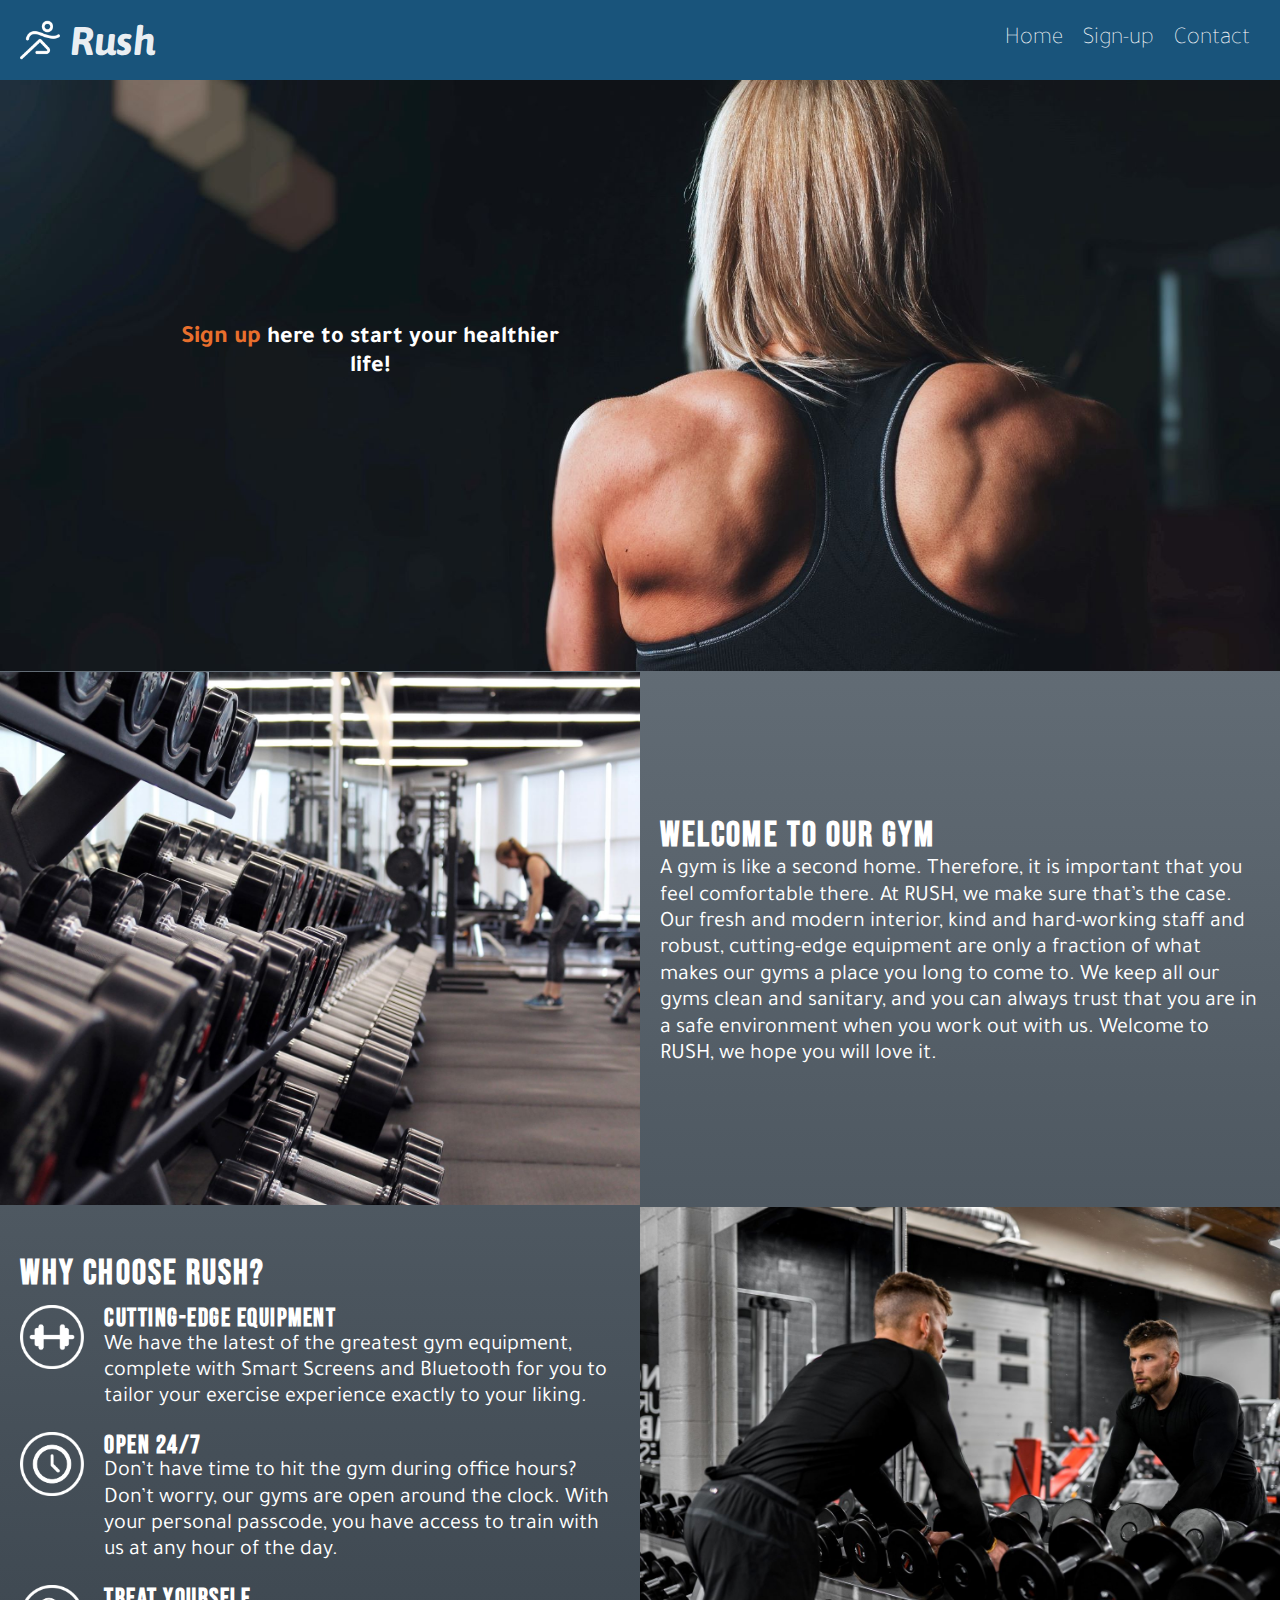
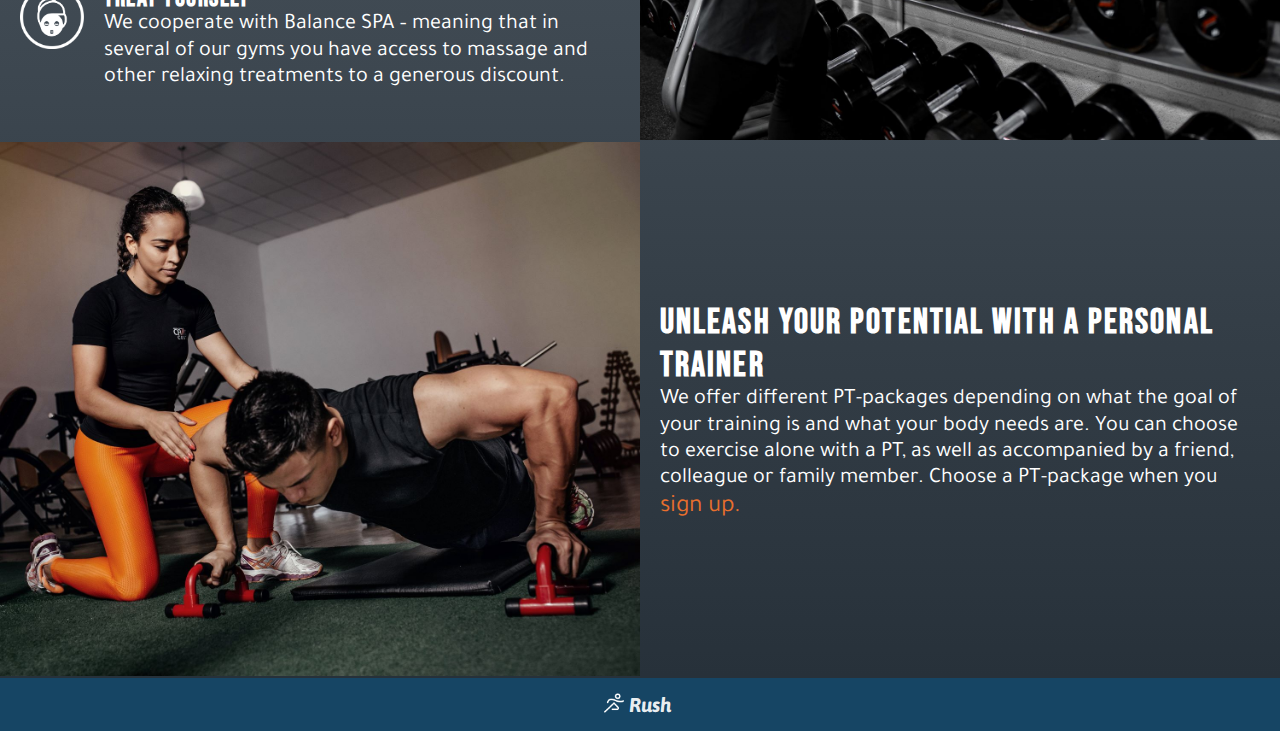
<file: index.html>
<!DOCTYPE html>
<html lang="en">

<head>
    <title>Rush - Become fit in a modern gym</title>

    <meta name="viewport" content="width=device-width, initial-scale=1.0" />
    <meta name="description"
        content="Rush is a gym with a modern interior and cutting-edge equipment to make sure you get the best enviroment in your new second home">

    <link href="style.css" rel="stylesheet">
    <link href="https://fonts.googleapis.com/css2?family=Asap&family=Tajawal&family=Bebas+Neue&display=swap"
        rel="stylesheet">
</head>

<body>
    <nav class="nav-container">
        <ul class="nav-list">
            <li class="logo-container item0">
                <img class="logo" src="img/sport.png" alt="company logo">
                <h1 class="company-name">Rush</h1>
            </li>
            <li class="nav-item item1"><a class="nav-link" href="">Home</a></li>
            <li class="nav-item item2"><a class="nav-link" href="sign-up.html">Sign-up</a></li>
            <li class="nav-item item3"><a class="nav-link" href="contact.html">Contact</a></li>
        </ul>
    </nav>
    <main class="main-container">
        <header class="main-header-container">
            <img class="main-img" src="img/new-main-img.jpg" alt="">
            <h2 class="main-img-text"> <a class="text-link" href="sign-up.html">Sign up</a> here to start your healthier
                life!</h2>
        </header>

        <div class="img-container" id="article1">
            <img class="section-img" src="img/weights-in-a-row.jpg"
                alt="picture of weights and a woman using equipment">
        </div>
        <article class="article-content" id="article2">
            <h2 class="article-headline">Welcome to our gym</h2>
            <p class="article-text">A gym is like a second home. Therefore, it is important that you feel comfortable
                there. At RUSH, we make sure that’s the case. Our fresh and modern interior, kind and hard-working staff
                and robust, cutting-edge equipment are only a fraction of what makes our gyms a place you long to come
                to. We keep all our gyms clean and sanitary, and you can always trust that you are in a safe environment
                when you work out with us.
                Welcome to RUSH, we hope you will love it.</p>
        </article>
        <div class="img-container" id="article3">
            <img class="section-img" src="img/looking-in-mirror.jpg"
                alt="a guy looking in a mirror while holding weights">
        </div>
        <article class="article-content" id="article4">
            <h2 class="article-headline">Why choose RUSH?</h2>
            <div class="icon-text-container">
                <img class="text-icon" src="img/equipment.png" alt="equipment icon">
                <div>
                    <h3 class="article-sub-headline">Cutting-edge equipment</h3>
                    <p class="article-text-list">We have the latest of the greatest gym equipment, complete with Smart
                        Screens and Bluetooth for you to tailor your exercise experience exactly to your liking.</p>
                </div>
            </div>
            <div class="icon-text-container">
                <img class="text-icon" src="img/clock.png" alt="clock icon">
                <div>
                    <h3 class="article-sub-headline">Open 24/7</h3>
                    <p class="article-text-list">Don’t have time to hit the gym during office hours? Don’t worry, our
                        gyms are open around the clock. With your personal passcode, you have access to train with us at
                        any hour of the day.</p>
                </div>
            </div>
            <div class="icon-text-container">
                <img class="text-icon" src="img/spa.png" alt="spa icon">
                <div>
                    <h3 class="article-sub-headline">Treat yourself</h3>
                    <p class="article-text-list">We cooperate with Balance SPA – meaning that in several of our gyms you
                        have access to massage and other relaxing treatments to a generous discount.</p>
                </div>
            </div>
        </article>
        <div class="img-container" id="article5">
            <img class="section-img" src="img/personalTrainer.jpg" alt="a personal trainer observing a client">
        </div>
        <article class="article-content" id="article6">
            <h2 class="article-headline">Unleash your potential with a personal trainer</h2>
            <p class="article-text">We offer different PT-packages depending on what the goal of your training is and
                what your body needs are. You can choose to exercise alone with a PT, as well as accompanied by a
                friend, colleague or family member. Choose a PT-package when you <a class="text-link"
                    href="sign-up.html">sign up.</a></p>
        </article>

    </main>

    <footer>
        <img class="logo-footer" src="img/sport.png" alt="company logo">
        <h3 class="company-name-footer">Rush</h3>
    </footer>
    <script src="main.js"></script>
</body>

</html>
</file>
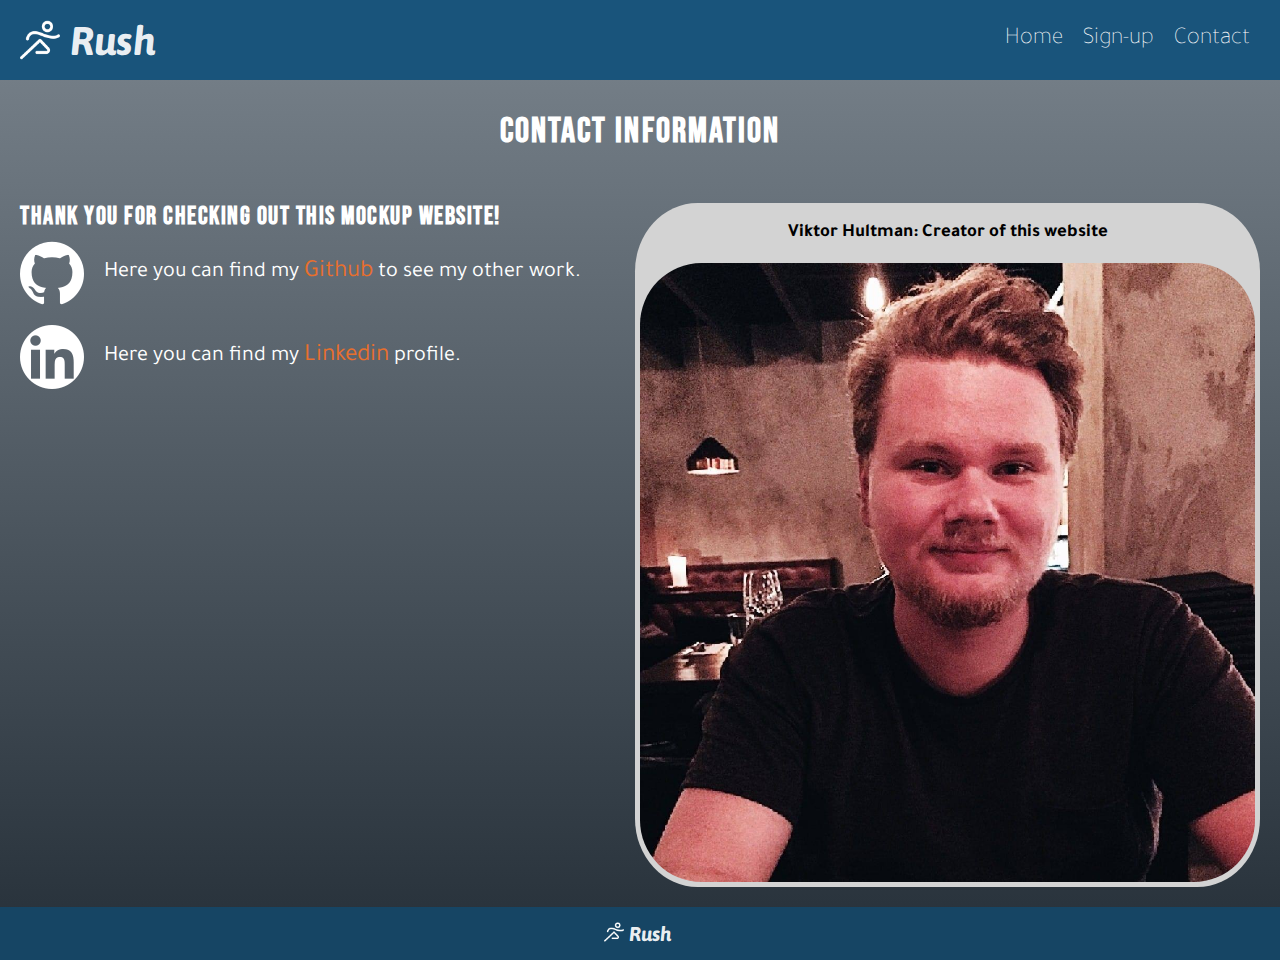
<file: contact.html>
<!DOCTYPE html>
<html lang="en">

<head>
    <title>Rush - Become fit in a modern gym</title>

    <meta name="viewport" content="width=device-width, initial-scale=1.0" />
    <meta name="description"
        content="Rush is a gym with a modern interior and cutting-edge equipment to make sure you get the best enviroment in your new second home">

    <link href="style.css" rel="stylesheet">
    <link href="https://fonts.googleapis.com/css2?family=Asap&family=Tajawal&family=Bebas+Neue&display=swap"
        rel="stylesheet">
</head>

<body>
    <nav class="nav-container">
        <ul class="nav-list">
            <li class="logo-container item0">
                <img class="logo" src="img/sport.png" alt="company logo">
                <h1 class="company-name">Rush</h1>
            </li>
            <li class="nav-item"><a class="nav-link" href="index.html">Home</a></li>
            <li class="nav-item"><a class="nav-link" href="sign-up.html">Sign-up</a></li>
            <li class="nav-item"><a class="nav-link" href="">Contact</a></li>
        </ul>
    </nav>
    <h2 class="headline">Contact information</h2>
    <main class="main-container">
        <article id="contact-article">
            <h3 class="article-sub-headline">Thank you for checking out this mockup website!</h3>
            <div class="icon-text-container">
                <img class="text-icon" src="img/github-logo.png" alt="github icon">
                <div class="text">
                    <p class="article-text-list">Here you can find my <a class="text-link"
                            href="https://github.com/Viktor-Hultman" target="_blank" rel="noopener nofollow">Github</a>
                        to see my other work.</p>
                </div>
            </div>
            <div class="icon-text-container">
                <img class="text-icon" src="img/linkedin-logo.png" alt="linkedin icon">
                <div class="text">
                    <p class="article-text-list">Here you can find my <a class="text-link"
                            href="https://www.linkedin.com/in/viktor-hultman-a65a1b18a/" target="_blank"
                            rel="noopener nofollow">Linkedin</a> profile.</p>
                </div>
            </div>
        </article>
        <div id="contact-img-container">
            <h3>Viktor Hultman: Creator of this website</h3>
            <img id="contact-img" src="img/viktor-img.jpg" alt="picture of Viktor Hultman">
        </div>
    </main>
    <footer>
        <img class="logo-footer" src="img/sport.png" alt="company logo">
        <h3 class="company-name-footer">Rush</h3>
    </footer>
    <script src="main.js"></script>
</body>

</html>
</file>
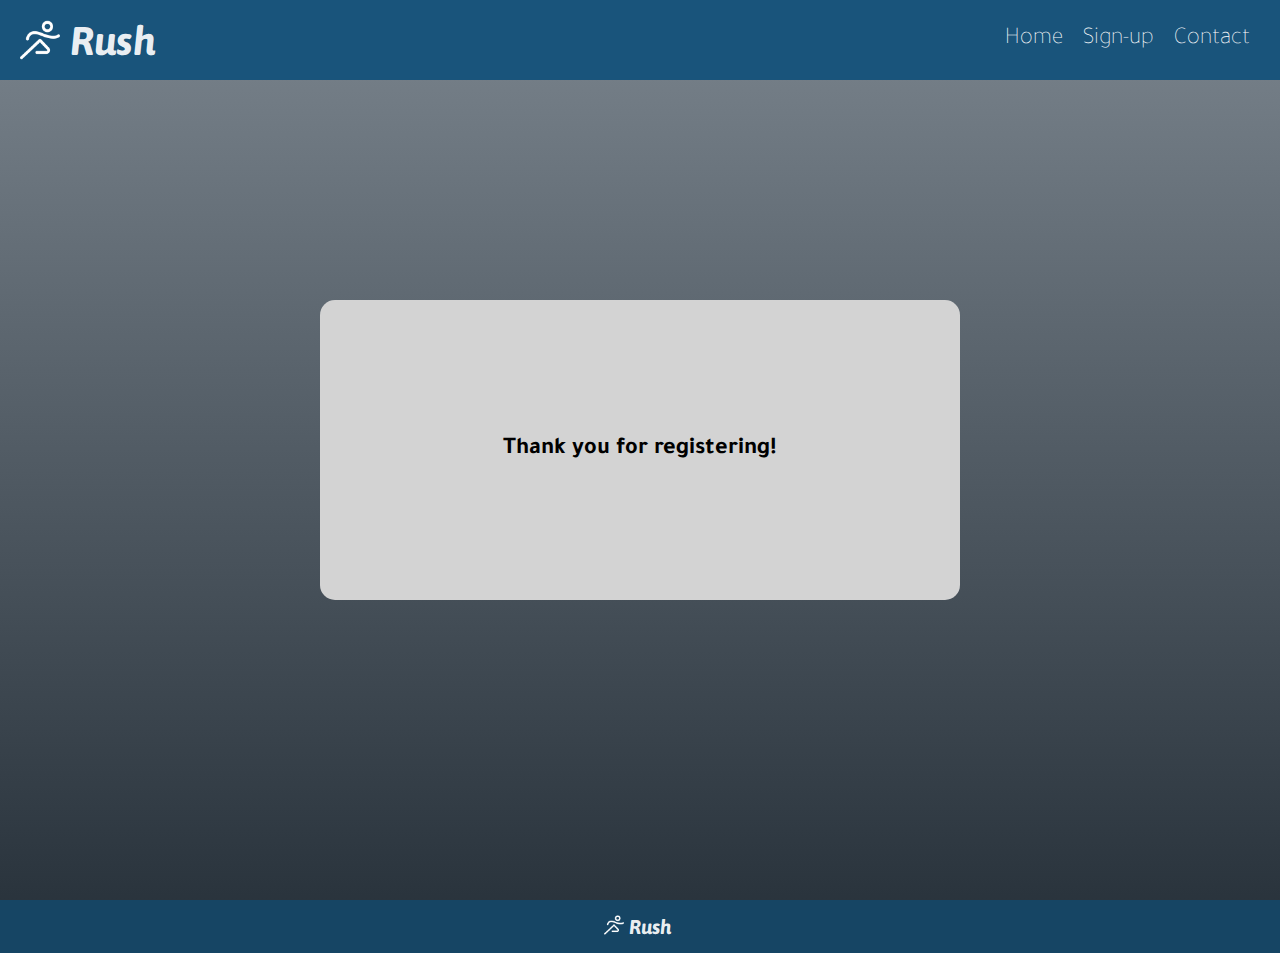
<file: registered.html>
<!DOCTYPE html>
<html lang="en">

<head>
    <title>Rush - Become fit in a modern gym</title>

    <meta name="viewport" content="width=device-width, initial-scale=1.0" />
    <meta name="description"
        content="Rush is a gym with a modern interior and cutting-edge equipment to make sure you get the best enviroment in your new second home">

    <link href="style.css" rel="stylesheet">
    <link href="https://fonts.googleapis.com/css2?family=Asap&family=Tajawal&display=swap" rel="stylesheet">
</head>

<body>
    <nav class="nav-container">
        <ul class="nav-list">
            <li class="logo-container item0">
                <img class="logo" src="img/sport.png" alt="company logo">
                <h1 class="company-name">Rush</h1>
            </li>
            <li class="nav-item"><a class="nav-link" href="index.html">Home</a></li>
            <li class="nav-item"><a class="nav-link" href="sign-up.html">Sign-up</a></li>
            <li class="nav-item"><a class="nav-link" href="contact.html">Contact</a></li>
        </ul>
    </nav>
    <main id="thank-you-main">
        <div id="thank-you-message">
            <h2 id="message-text">Thank you <span id="data"></span> for registering!</h2>
        </div>
    </main>
    <footer>
        <img class="logo-footer" src="img/sport.png" alt="company logo">
        <h3 class="company-name-footer">Rush</h3>
    </footer>
    <script>
        document.getElementById("data").innerHTML = localStorage.getItem("textvalue");
    </script>
</body>

</html>
</file>
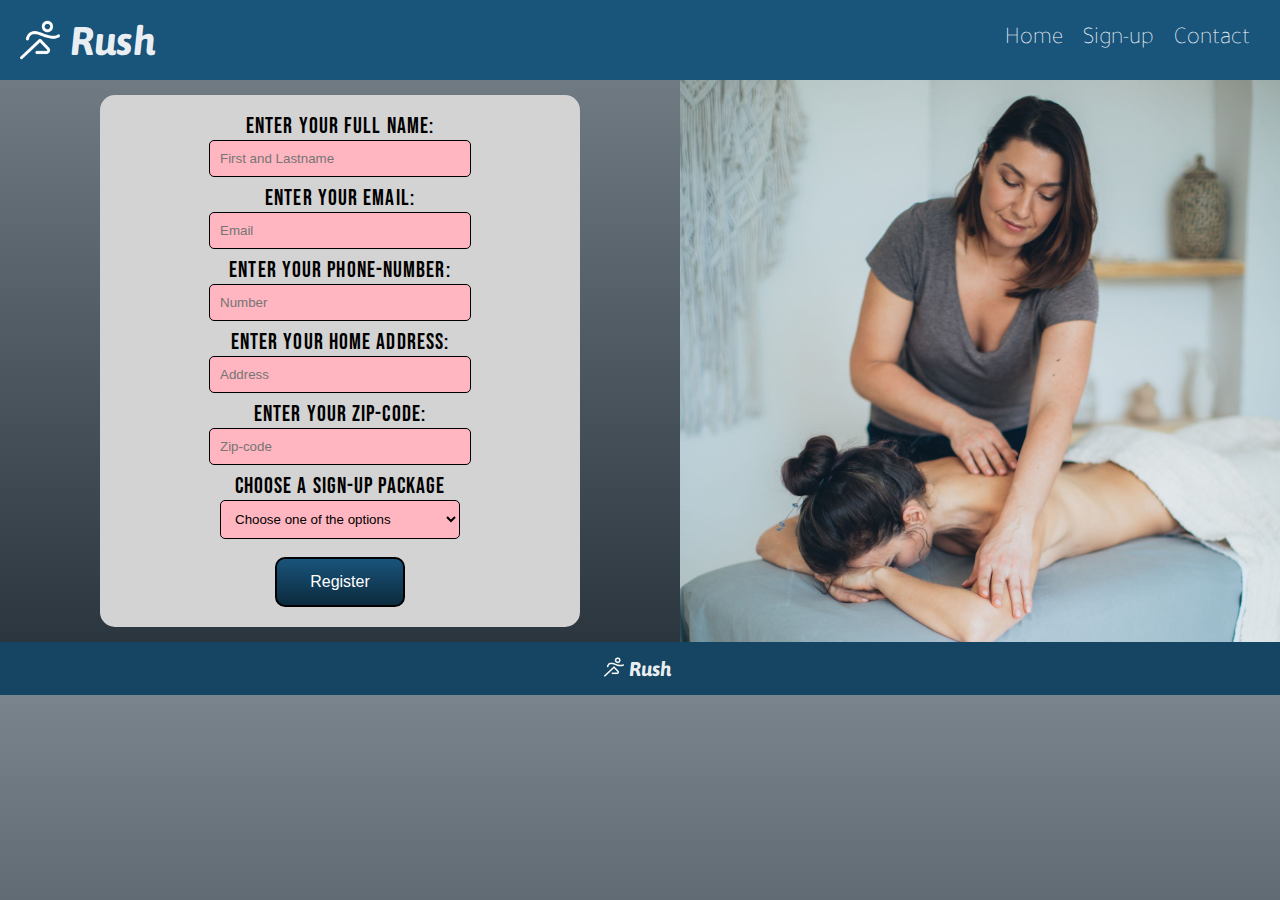
<file: sign-up.html>
<!DOCTYPE html>
<html lang="en">

<head>
    <title>Rush - Become fit in a modern gym</title>

    <meta name="viewport" content="width=device-width, initial-scale=1.0" />
    <meta name="description"
        content="Rush is a gym with a modern interior and cutting-edge equipment to make sure you get the best enviroment in your new second home">

    <link href="style.css" rel="stylesheet">
    <link href="https://fonts.googleapis.com/css2?family=Asap&family=Tajawal&family=Bebas+Neue&display=swap"
        rel="stylesheet">
</head>

<body>

    <nav class="nav-container">
        <ul class="nav-list">
            <li class="logo-container item0">
                <img class="logo" src="img/sport.png" alt="company logo">
                <h1 class="company-name">Rush</h1>
            </li>
            <li class="nav-item"><a class="nav-link" href="index.html">Home</a></li>
            <li class="nav-item"><a class="nav-link" href="">Sign-up</a></li>
            <li class="nav-item"><a class="nav-link" href="contact.html">Contact</a></li>
        </ul>
    </nav>
    <main class="main-sign-up-container">
        <div class="img-section-sign-up" id="article7">
            <img class="section-img" src="img/massage.jpg" alt="picture of a professional massage">
        </div>
        <div class="form-section" id="article8">
            <form class="sign-up-form" name="signUpForm" id="signUpForm" action="registered.html">
                <label for="name" class="text-lable">Enter your full name:</label>
                <input type="text" name="name" class="text-input" id="name" placeholder="First and Lastname" required>

                <label for="email" class="text-label">Enter your Email:</label>
                <input type="email" name="email" class="text-input" id="email" placeholder="Email" required>

                <label for="phone" class="text-label">Enter your Phone-number:</label>
                <input type="tel" name="phone" class="text-input" id="phone" placeholder="Number" required>

                <label for="address" class="text-label">Enter your home address:</label>
                <input type="text" name="address" class="text-input" id="address" placeholder="Address" required>

                <label for="zip" class="text-label">Enter your Zip-code:</label>
                <input type="text" name="zip" class="text-input" id="zip" placeholder="Zip-code" required>


                <label for="package" id="option-label">Choose a sign-up package</label>
                <select name="package" class="option-input" id="package" required>
                    <option value="">Choose one of the options</option>
                    <option value="PT-package">PT-package: 20% discount for your first year</option>
                    <option value="Tan-package">Tan-package: Accses to tanning beds</option>
                    <option value="No-package">No sign-up package</option>
                </select>

                <span class="error" id="error"></span>

                <input class="button" type="submit" value="Register" onclick="giveInfo()">

            </form>
        </div>

    </main>
    <footer>
        <img class="logo-footer" src="img/sport.png" alt="company logo">
        <h3 class="company-name-footer">Rush</h3>
    </footer>
    <script src="main.js"></script>
</body>

</html>
</file>
<file: style.css>
/* Custom properties */
:root {
    --main-blue-color: #19547b;
}


html, body {
    margin: 0px;
    padding: 0px;
    scroll-behavior: smooth;
    font-family: 'Tajawal', sans-serif;
    max-width: 100%;
    overflow-x: hidden;
    background: linear-gradient(#7a848d, #252f38);
  }

.logo-container {
    display: flex;
    margin-right: auto;
    margin-left: 20px;
    align-items: center;
}

.logo {
    width: 40px;
    height: 40px;
}

.company-name {
    font-size: 40px;
    font-family: 'Asap', sans-serif;
    font-style: italic;
    font-weight: 700;
    color:rgba(255, 255, 255, 0.932);
    margin: 0px;
    padding: 5px 5px 5px 10px;
}

.nav-container {
    width: 100%;
    position: fixed;
    top: 0;
    z-index: 3;
}

.nav-list {
    margin: 0px;
    padding: 0px 20px 0px 0px;
    list-style-type: none;
    display: flex;
    justify-content: center;
    background-color: var(--main-blue-color);
    height: 80px;
}

.nav-item {
    background-color: var(--main-blue-color);
    font-size: 24px;
    font-weight: 200;
    padding: 0px 10px;
    display: flex;
    align-items: center; 
}

.nav-link {
    color: black;
    text-decoration: none;
    color: white;
}

.nav-item:hover {
    background-color: #1f628f;
}

.main-header-container {
    position: relative;
    text-align: center;
    color: white;
    z-index: 1;
    width: 100%;
    margin: 0px 0px -7px 0px;
}

main {
    max-width: 100%;
    height: 100%;
}

/* Start of index.html */

.main-img {
    max-width: 100%;
    margin: 0px;
}

.main-img-text {
    position: absolute;
    z-index: 2;
    font-size: 24px;
    width: 30%;
    top: 30%;
    left: 15%;
    padding-left: 20px;
    transform: translate(-30%, -15%);
}

.main-container {
    display: flex;
    flex-wrap: wrap;
    padding: 0px;
    margin: 80px 0px 0px 0px;
}

.img-container {
    flex-basis: 600px;
    flex-grow: 1;
    margin: 0px 0px -6px 0px;
}

.section-img {
    width: 100%;
    margin: 0px;
}

.article-content {
    flex-basis: 600px;
    flex-grow: 1;
    padding: 0px 0px 6px 0px;
    margin: 0px;
}

#article2 {
    display: flex;
    flex-direction: column;
    justify-content: center;
}

#article4 {
    display: flex;
    flex-direction: column;
    justify-content: center;
}

#article6 {
    display: flex;
    flex-direction: column;
    justify-content: center;
}

.headline {
    text-align: center;
    font-size: 35px;
    color: white;
    font-family: 'Bebas Neue', cursive;
    letter-spacing: 0.06em;
    margin: 80px 0px -80px 0px;
    padding: 30px 10px;
}

.article-headline {
    font-size: 35px;
    color: white;
    font-family: 'Bebas Neue', cursive;
    letter-spacing: 0.06em;
    margin: 0px;
    padding: 10px 20px 0px 20px;
}

.article-sub-headline {
    font-size: 25px;
    color: white;
    font-family: 'Bebas Neue', cursive;
    letter-spacing: 0.06em;
    line-height: 110%;
    margin: 0px;
    padding: 0px 0px 0px 20px;
}

.article-text-list {
    font-size: 22px;
    color: white;
    margin: 0px;
    padding: 0px 0px 0px 20px;
    line-height: 1.2;
}

.article-text {
    font-size: 22px;
    color: white;
    margin: 0px;
    padding: 0px 20px 0px 20px;
    line-height: 1.2;
}

.icon-text-container {
    display: flex;
    padding: 10px 20px 10px 20px;
    line-height: 0.5cm;
}

.text-icon {
    width: 64px;
    height: 64px;
}

.text-link {
    font-size: 25px;
    color: #e86f2d;
    text-decoration: none;
}

.text-link:hover {
    color: #ff8c4e;
}

footer {
    color: white;
    background-color: #164564;
    display: flex;
    justify-content: center;
    padding: 10px;
    font-size: 15px;
    font-weight: 100;
}

.logo-footer {
    width: 20px;
    height: 20px;
    padding-top: 5px;
}

.company-name-footer {
    font-size: 20px;
    font-family: 'Asap', sans-serif;
    font-style: italic;
    font-weight: 700;
    color:rgba(255, 255, 255, 0.932);
    margin: 0px;
    padding: 5px;;
}

/* End of index.html css */

/* Start of sign-up.html */

.main-sign-up-container {
    display:flex;
    flex-wrap: wrap;
    align-items: center;
    margin: 80px 0px 0px 0px;
}

.img-section-sign-up {
    display:flex;
    flex-basis: 600px;
    flex-grow: 1;
}

.sign-up-img {
    max-width: 100%;
    max-height: 100%;
}

.form-section {
    display: flex;
    justify-content: center;
    align-items: center;
    flex-basis: 600px;
    flex-grow: 1;
    height: 100%;
    padding: 15px 40px;
}

.sign-up-form {
    display: flex;
    flex-direction: column;
    align-items: center;
    height: 80%;
    width: 80%;
    background-color: lightgray;
    border-radius: 15px;
    padding-top: 10px;
    padding-bottom: 10px;
}

label {
    margin-top: 8px;
    font-family: 'Bebas Neue', cursive;
    letter-spacing: 0.05em;
    font-size: 22px;
}

input ,select{
    width: 50%;
    padding: 10px 10px;
    border: 1px solid black;
    border-radius: 5px;
  }

input, select:invalid {
    background-color: lightpink;
}

.error {
    font-family: 'Bebas Neue', cursive;
    color: white;
    background-color: red;
    border-radius: 3px;
    margin-top: 8px;
    padding: 0px 10px;
    text-align: center;
    font-size: 20px;
}

.button {
    background: linear-gradient(var(--main-blue-color), #0c2a3d);
    border: none;
    color: white;
    padding: 8px 20px;
    border-radius: 10px;
    text-align: center;
    font-size: 16px;
    margin-top: 10px;
    margin-bottom: 10px;
    transition-duration: 0.4s;
    cursor: pointer;
    border: 2px solid #000000;
    height: 50px;
    width: 130px;
  }

.button:hover {
    background: linear-gradient(#5498c5, #355e79);
    color:black;
}

/* End of sign-up.html */

/* Start of registered.html */

#thank-you-main {
    height: 100vh;
    width: 100%;
    display: flex;
    justify-content: center;
    align-items: center;
}

#thank-you-message {
    text-align: center;
    width: 50%;
    height: 300px;
    background-color: lightgray;
    border-radius: 15px;
}

#message-text {
    margin: 0px;
    position: absolute;
    font-size: 24px;
    width: 40%;
    top: 50%;
    left: 50%;
    transform: translate(-50%, -50%);
}

/* End of registered.html */

/* Start of contact.html */

.text {
    display: flex;
    align-items: center;
}

#contact-article{
    flex-basis: 400px;
    flex-grow: 1;
    padding: 20px 0px 6px 0px;
    margin: 0px;
}

#contact-img-container {
    display: flex;
    flex-direction: column;
    align-items: center;
    flex-basis: 400px;
    flex-grow: 1;
    padding: 0px 5px 5px 5px;
    margin: 20px;
    background-color: lightgray;
    border-radius: 10%;
    width: 50%;
}

#contact-img {
    width: 100%;
    border-radius: 10%;
}

/* End of contact.html */


/* The media queries below where made using examples I found from this stack overflow Q&A: https://stackoverflow.com/questions/55556829/how-to-reorder-the-flex-items-when-resizing-the-screen */

/* When the screen changes from "portrait-mode" to "landscape-mode" some of the order of
the text and images of the website changes*/

 
@media screen and (min-width: 1200px) {

    .main-img-text {
        position: absolute;
        width: 30%;
        top: 40%;
        left: 25%;
        padding-left: 20px;
        transform: translate(-40%, -25%);
    }

    div#article1 {
        order:1;
    }
    article#article2 {
        order:2;
    }
    div#article3 {
        order:4;
    }
    article#article4 {
        order:3;
    }
    div#article5 {
        order:5;
    }
    article#article6 {
        order:6;
    }
}

@media screen and (max-width: 1280px) {
    div#article7 {
        order:8;
    }
    div#article8 {
        order:7;
    }
}

@media screen and (max-width: 430px) {
    .logo-container {
        display: flex;
        margin-right: auto;
        margin-left: 10px;
        align-items: center;
    }
    
    .logo {
        width: 30px;
        height: 30px;
    }
    
    .company-name {
        font-size: 30px;
        font-family: 'Asap', sans-serif;
        font-style: italic;
        font-weight: 700;
        color:rgba(255, 255, 255, 0.932);
        margin: 0px;
        padding: 5px 5px 5px 10px;
    }
    
    .nav-list {
        margin: 0px;
        padding: 0px 10px 0px 0px;
        list-style-type: none;
        display: flex;
        flex-wrap: wrap;
        justify-content: flex-start;
        background-color: var(--main-blue-color);
        height: 80px;
    }
    
    .nav-item {
        background-color: var(--main-blue-color);
        font-size: 20px;
        font-weight: 200;
        padding: 0px 10px;
        display: flex;
        align-items: center; 
    }

    .main-img-text {
        position: absolute;
        z-index: 2;
        font-size: 18px;
        width: 30%;
        top: 15%;
        left: 5%;
        transform: translate(-15%, -5%);
    }

    input ,select{
        width: 70%;
        padding: 10px 10px;
        border: 1px solid black;
        border-radius: 5px;
      }
}

@media screen and (max-width: 335px) {
    .main-img-text {
        display: none;
    }

    .main-img {
        display: none;
    }
}
</file>
